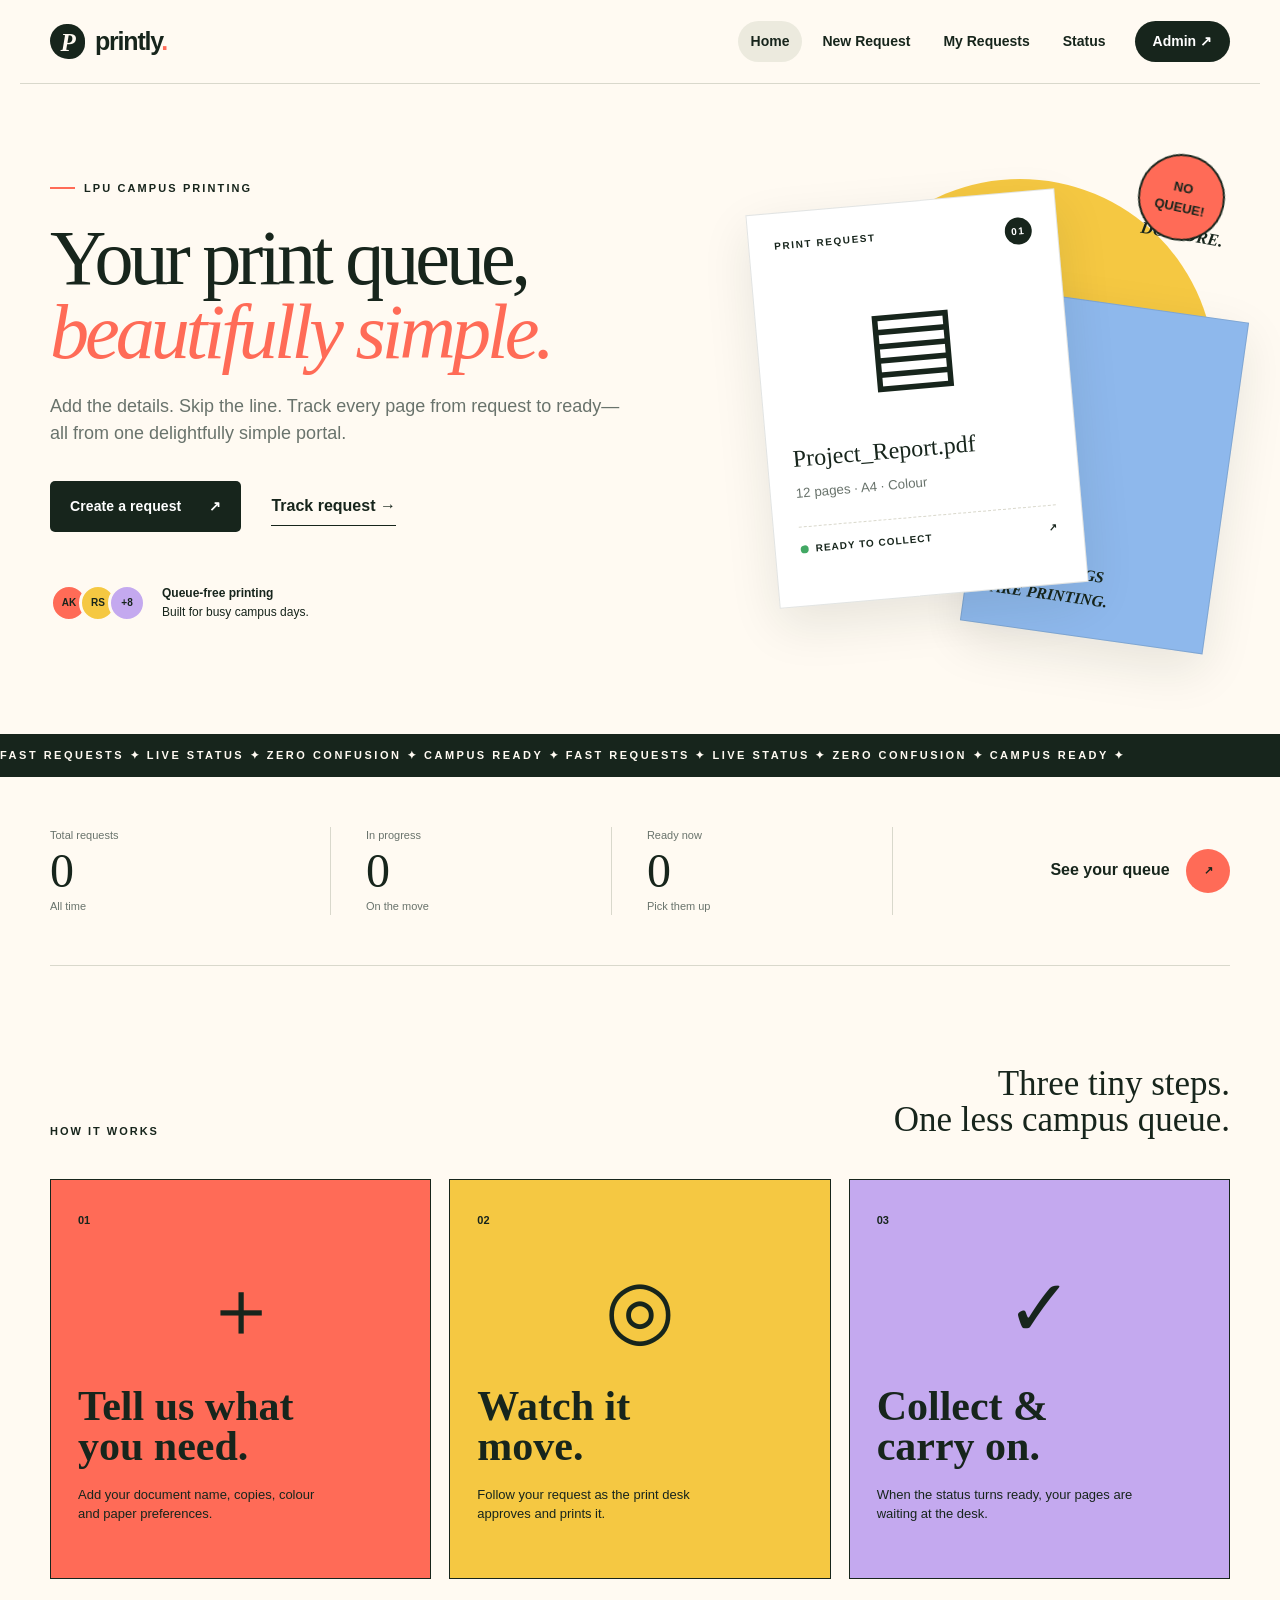
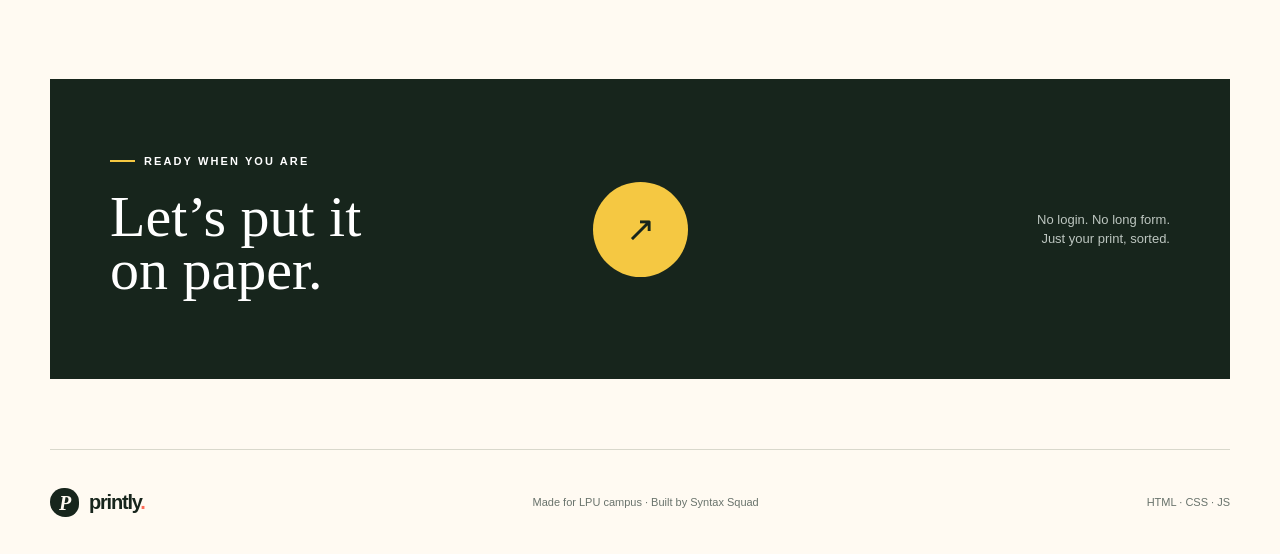
<file: index.html>
<!doctype html>
<html lang="en"><head><meta charset="utf-8"><meta name="viewport" content="width=device-width, initial-scale=1"><meta name="theme-color" content="#fffaf2"><meta name="description" content="Printly is LPU's fast, friendly campus printing request portal."><title>Printly — Campus Printing, Reimagined</title><link rel="stylesheet" href="style.css"><script src="app.js" defer></script></head>
<body data-page="home"><header class="site-header"><a class="brand" href="index.html" aria-label="Printly home"><span class="brand-mark">P</span><span>printly<span class="brand-dot">.</span></span></a><button class="menu-button" type="button" aria-label="Open menu" aria-expanded="false"><span></span><span></span></button><nav class="site-nav" aria-label="Main navigation"><a href="index.html">Home</a><a href="new-request.html">New Request</a><a href="requests.html">My Requests</a><a href="status.html">Status</a><a class="nav-admin" href="admin.html">Admin <span>↗</span></a></nav></header>
<main><section class="hero wrap"><div class="hero-copy reveal"><p class="eyebrow"><span></span> LPU CAMPUS PRINTING</p><h1>Your print queue,<br><em>beautifully simple.</em></h1><p class="hero-lede">Add the details. Skip the line. Track every page from request to ready—all from one delightfully simple portal.</p><div class="hero-actions"><a class="button button-dark" href="new-request.html">Create a request <span>↗</span></a><a class="text-link" href="status.html">Track request <span>→</span></a></div><div class="hero-proof"><span class="avatar-stack"><i>AK</i><i>RS</i><i>+8</i></span><p><b>Queue-free printing</b><br>Built for busy campus days.</p></div></div><div class="hero-art reveal" aria-label="Print request preview"><div class="sun-orb"></div><div class="scribble">PRINT<br>LESS.<br>DO MORE.</div><div class="ticket ticket-main"><div class="ticket-top"><span>PRINT REQUEST</span><b>01</b></div><div class="ticket-icon">▤</div><p>Project_Report.pdf</p><small>12 pages · A4 · Colour</small><div class="ticket-rule"></div><div class="ticket-status"><i></i> READY TO COLLECT <span>↗</span></div></div><div class="ticket ticket-back"><span>GOOD THINGS<br>ARE PRINTING.</span></div><span class="sticker">NO<br>QUEUE!</span></div></section>
<section class="marquee" aria-label="Portal highlights"><div>FAST REQUESTS ✦ LIVE STATUS ✦ ZERO CONFUSION ✦ CAMPUS READY ✦ FAST REQUESTS ✦ LIVE STATUS ✦ ZERO CONFUSION ✦ CAMPUS READY ✦</div></section>
<section class="stats-strip wrap"><article><small>Total requests</small><strong data-stat="total">0</strong><span>All time</span></article><article><small>In progress</small><strong data-stat="active">0</strong><span>On the move</span></article><article><small>Ready now</small><strong data-stat="ready">0</strong><span>Pick them up</span></article><a href="requests.html">See your queue <span>↗</span></a></section>
<section class="how-section wrap"><div class="section-kicker"><span>HOW IT WORKS</span><p>Three tiny steps.<br>One less campus queue.</p></div><div class="how-grid"><article class="feature-card card-coral"><b>01</b><div class="feature-icon">＋</div><h2>Tell us what<br>you need.</h2><p>Add your document name, copies, colour and paper preferences.</p></article><article class="feature-card card-yellow"><b>02</b><div class="feature-icon">◎</div><h2>Watch it<br>move.</h2><p>Follow your request as the print desk approves and prints it.</p></article><article class="feature-card card-lilac"><b>03</b><div class="feature-icon">✓</div><h2>Collect &<br>carry on.</h2><p>When the status turns ready, your pages are waiting at the desk.</p></article></div></section>
<section class="cta wrap reveal"><div><p class="eyebrow light"><span></span> READY WHEN YOU ARE</p><h2>Let’s put it<br>on paper.</h2></div><a class="round-link" href="new-request.html" aria-label="Create a new request">↗</a><p>No login. No long form.<br>Just your print, sorted.</p></section></main>
<footer class="site-footer wrap"><a class="brand" href="index.html"><span class="brand-mark">P</span><span>printly<span class="brand-dot">.</span></span></a><p>Made for LPU campus · Built by Syntax Squad</p><span>HTML · CSS · JS</span></footer><div class="toast" role="status" aria-live="polite"></div></body></html>
</file>
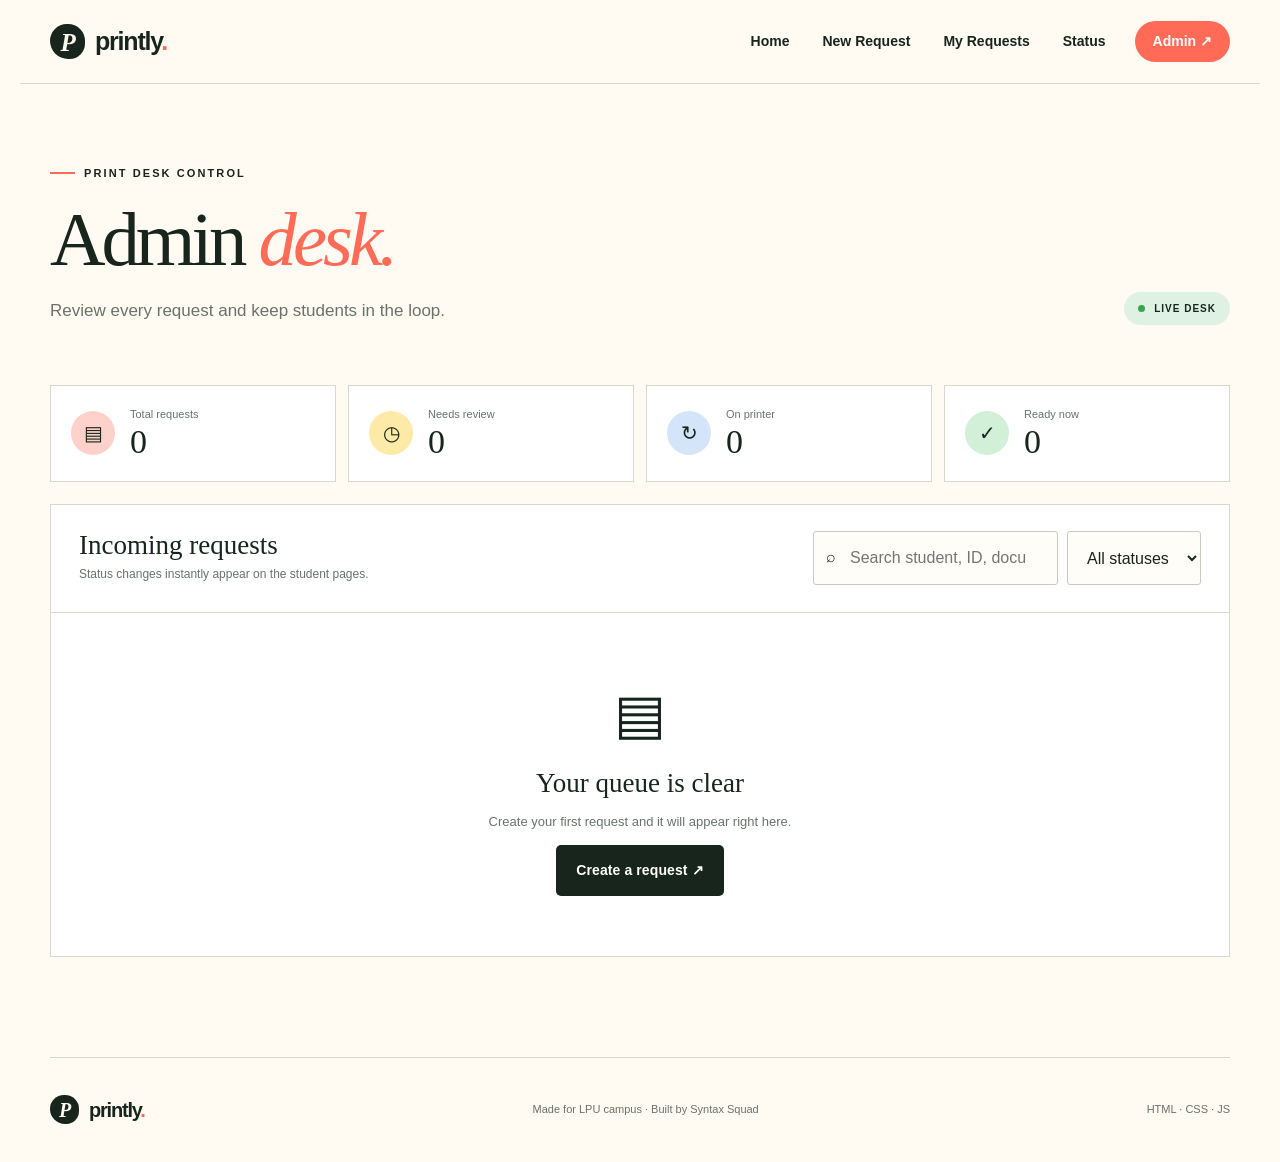
<file: admin.html>
<!doctype html><html lang="en"><head><meta charset="utf-8"><meta name="viewport" content="width=device-width, initial-scale=1"><meta name="theme-color" content="#fffaf2"><title>Admin Desk — Printly</title><link rel="stylesheet" href="style.css"><script src="app.js" defer></script></head><body data-page="admin"><header class="site-header"><a class="brand" href="index.html"><span class="brand-mark">P</span><span>printly<span class="brand-dot">.</span></span></a><button class="menu-button" type="button" aria-label="Open menu" aria-expanded="false"><span></span><span></span></button><nav class="site-nav"><a href="index.html">Home</a><a href="new-request.html">New Request</a><a href="requests.html">My Requests</a><a href="status.html">Status</a><a class="nav-admin" href="admin.html">Admin <span>↗</span></a></nav></header><main class="page-main wrap"><div class="page-top"><header class="page-heading"><p class="eyebrow"><span></span> PRINT DESK CONTROL</p><h1>Admin <em>desk.</em></h1><p>Review every request and keep students in the loop.</p></header><span class="live-pill"><i></i> LIVE DESK</span></div><section class="summary-grid"><article><span class="summary-icon coral">▤</span><div><small>Total requests</small><strong data-stat="total">0</strong></div></article><article><span class="summary-icon yellow">◷</span><div><small>Needs review</small><strong data-stat="pending">0</strong></div></article><article><span class="summary-icon blue">↻</span><div><small>On printer</small><strong data-stat="printing">0</strong></div></article><article><span class="summary-icon green">✓</span><div><small>Ready now</small><strong data-stat="ready">0</strong></div></article></section><section class="data-card"><div class="data-toolbar"><div><h2>Incoming requests</h2><p>Status changes instantly appear on the student pages.</p></div><div class="toolbar-controls"><label class="search-control"><span>⌕</span><input id="adminSearch" type="search" placeholder="Search student, ID, document"></label><select id="adminFilter" aria-label="Filter by status"><option value="All">All statuses</option><option>Pending</option><option>Approved</option><option>Printing</option><option>Ready</option><option>Collected</option></select></div></div><div id="adminList" class="admin-list"></div></section></main><footer class="site-footer wrap"><a class="brand" href="index.html"><span class="brand-mark">P</span><span>printly<span class="brand-dot">.</span></span></a><p>Made for LPU campus · Built by Syntax Squad</p><span>HTML · CSS · JS</span></footer><div class="toast" role="status" aria-live="polite"></div></body></html>
</file>
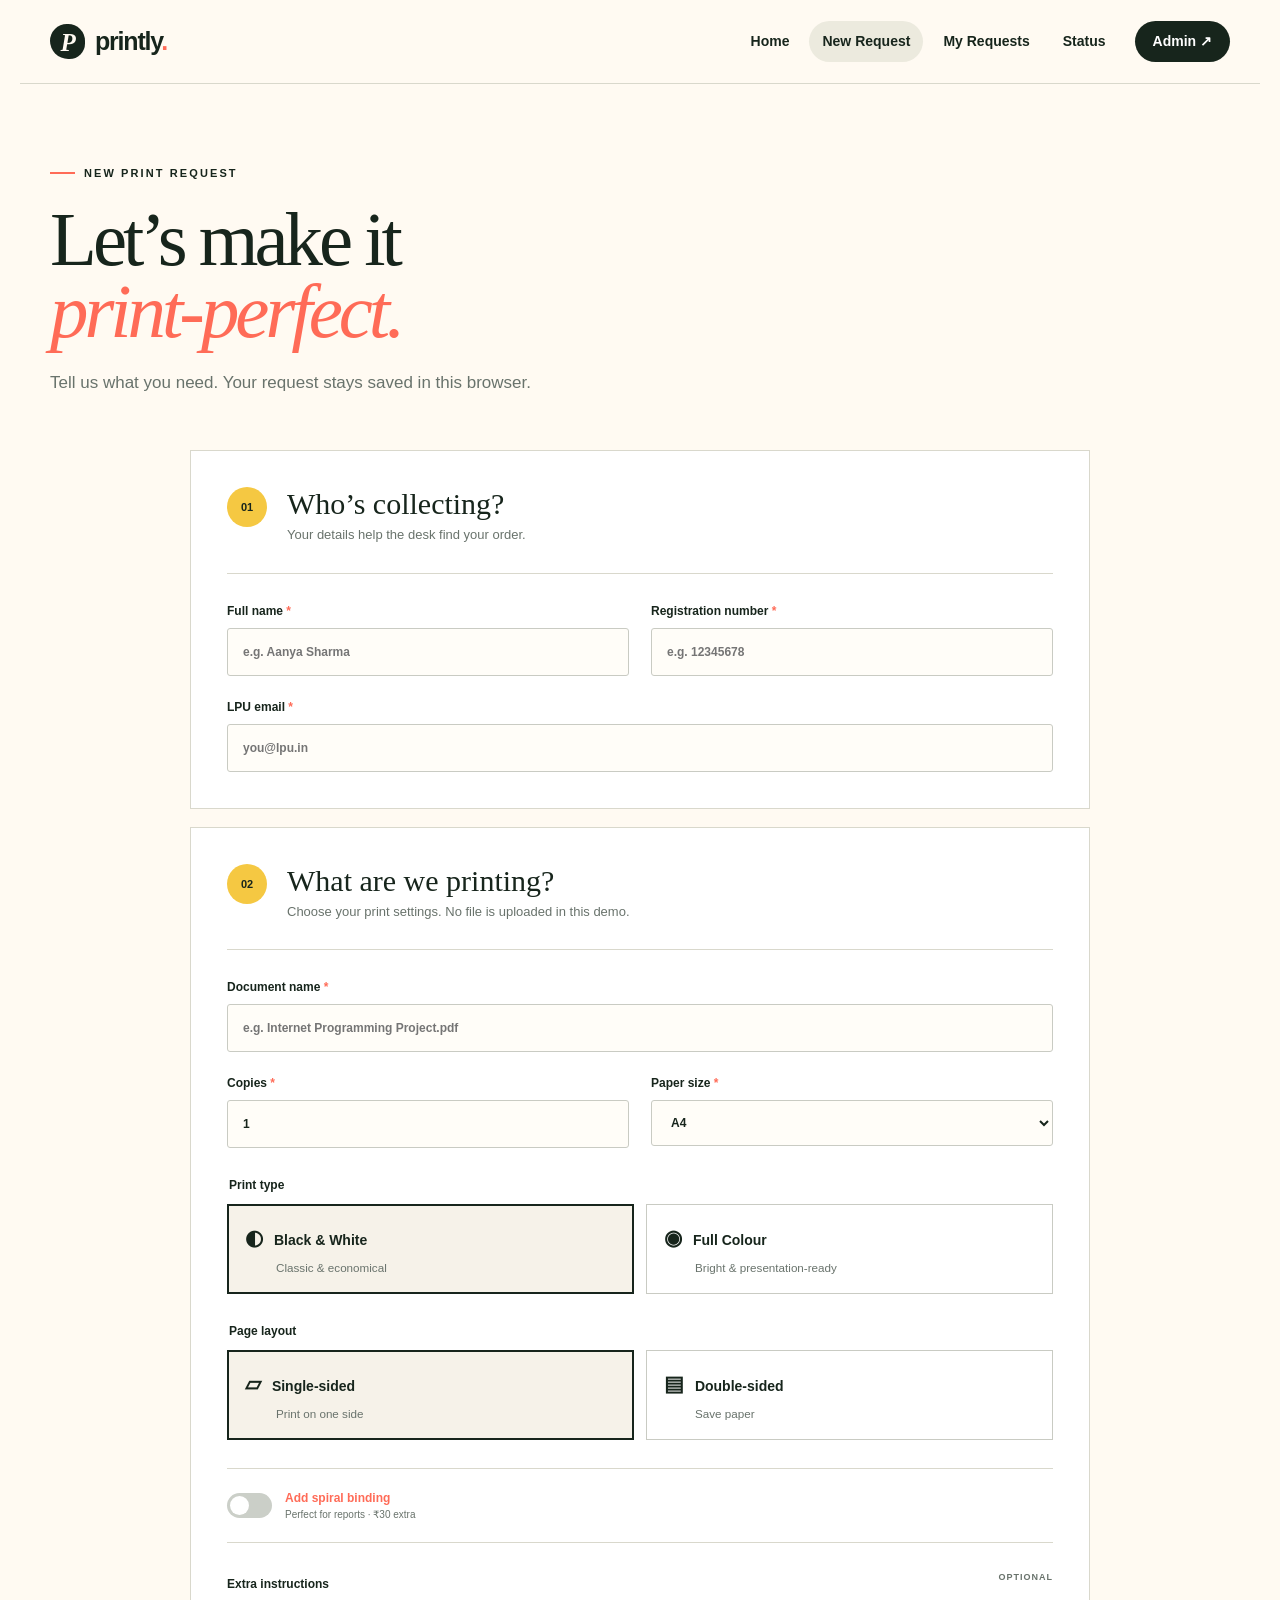
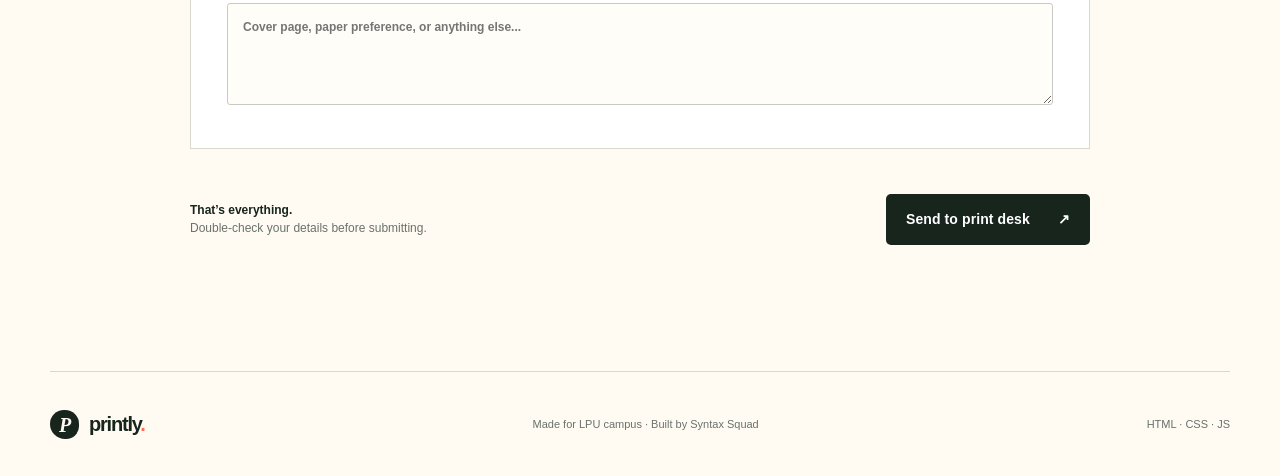
<file: new-request.html>
<!doctype html><html lang="en"><head><meta charset="utf-8"><meta name="viewport" content="width=device-width, initial-scale=1"><meta name="theme-color" content="#fffaf2"><title>New Request — Printly</title><link rel="stylesheet" href="style.css"><script src="app.js" defer></script></head>
<body data-page="request"><header class="site-header"><a class="brand" href="index.html"><span class="brand-mark">P</span><span>printly<span class="brand-dot">.</span></span></a><button class="menu-button" type="button" aria-label="Open menu" aria-expanded="false"><span></span><span></span></button><nav class="site-nav"><a href="index.html">Home</a><a href="new-request.html">New Request</a><a href="requests.html">My Requests</a><a href="status.html">Status</a><a class="nav-admin" href="admin.html">Admin <span>↗</span></a></nav></header>
<main class="page-main wrap"><header class="page-heading"><p class="eyebrow"><span></span> NEW PRINT REQUEST</p><h1>Let’s make it<br><em>print-perfect.</em></h1><p>Tell us what you need. Your request stays saved in this browser.</p></header><form id="requestForm" class="request-form" novalidate>
<section class="form-card"><div class="form-title"><b>01</b><div><h2>Who’s collecting?</h2><p>Your details help the desk find your order.</p></div></div><div class="form-grid"><label>Full name <span>*</span><input name="studentName" type="text" placeholder="e.g. Aanya Sharma" minlength="2" required></label><label>Registration number <span>*</span><input name="registrationNumber" type="text" placeholder="e.g. 12345678" pattern="[A-Za-z0-9-]{5,20}" required></label><label class="wide">LPU email <span>*</span><input name="email" type="email" placeholder="you@lpu.in" required></label></div></section>
<section class="form-card"><div class="form-title"><b>02</b><div><h2>What are we printing?</h2><p>Choose your print settings. No file is uploaded in this demo.</p></div></div><div class="form-grid"><label class="wide">Document name <span>*</span><input name="documentName" type="text" placeholder="e.g. Internet Programming Project.pdf" minlength="3" required></label><label>Copies <span>*</span><input name="copies" type="number" value="1" min="1" max="100" required></label><label>Paper size <span>*</span><select name="paperSize"><option>A4</option><option>A3</option><option>Letter</option></select></label></div><fieldset><legend>Print type</legend><div class="option-row"><label class="option"><input type="radio" name="printType" value="Black & White" checked><span><b>◐</b> Black & White<small>Classic & economical</small></span></label><label class="option"><input type="radio" name="printType" value="Colour"><span><b>◉</b> Full Colour<small>Bright & presentation-ready</small></span></label></div></fieldset><fieldset><legend>Page layout</legend><div class="option-row"><label class="option"><input type="radio" name="printingSide" value="Single-sided" checked><span><b>▱</b> Single-sided<small>Print on one side</small></span></label><label class="option"><input type="radio" name="printingSide" value="Double-sided"><span><b>▤</b> Double-sided<small>Save paper</small></span></label></div></fieldset><label class="toggle-row"><input name="binding" type="checkbox"><span class="fake-toggle"></span><span><b>Add spiral binding</b><small>Perfect for reports · ₹30 extra</small></span></label><label>Extra instructions <span class="optional">OPTIONAL</span><textarea name="instructions" rows="4" maxlength="250" placeholder="Cover page, paper preference, or anything else..."></textarea></label></section><div class="form-submit"><p><b>That’s everything.</b><br>Double-check your details before submitting.</p><button class="button button-dark" type="submit">Send to print desk <span>↗</span></button></div></form></main>
<footer class="site-footer wrap"><a class="brand" href="index.html"><span class="brand-mark">P</span><span>printly<span class="brand-dot">.</span></span></a><p>Made for LPU campus · Built by Syntax Squad</p><span>HTML · CSS · JS</span></footer><div class="toast" role="status" aria-live="polite"></div></body></html>
</file>
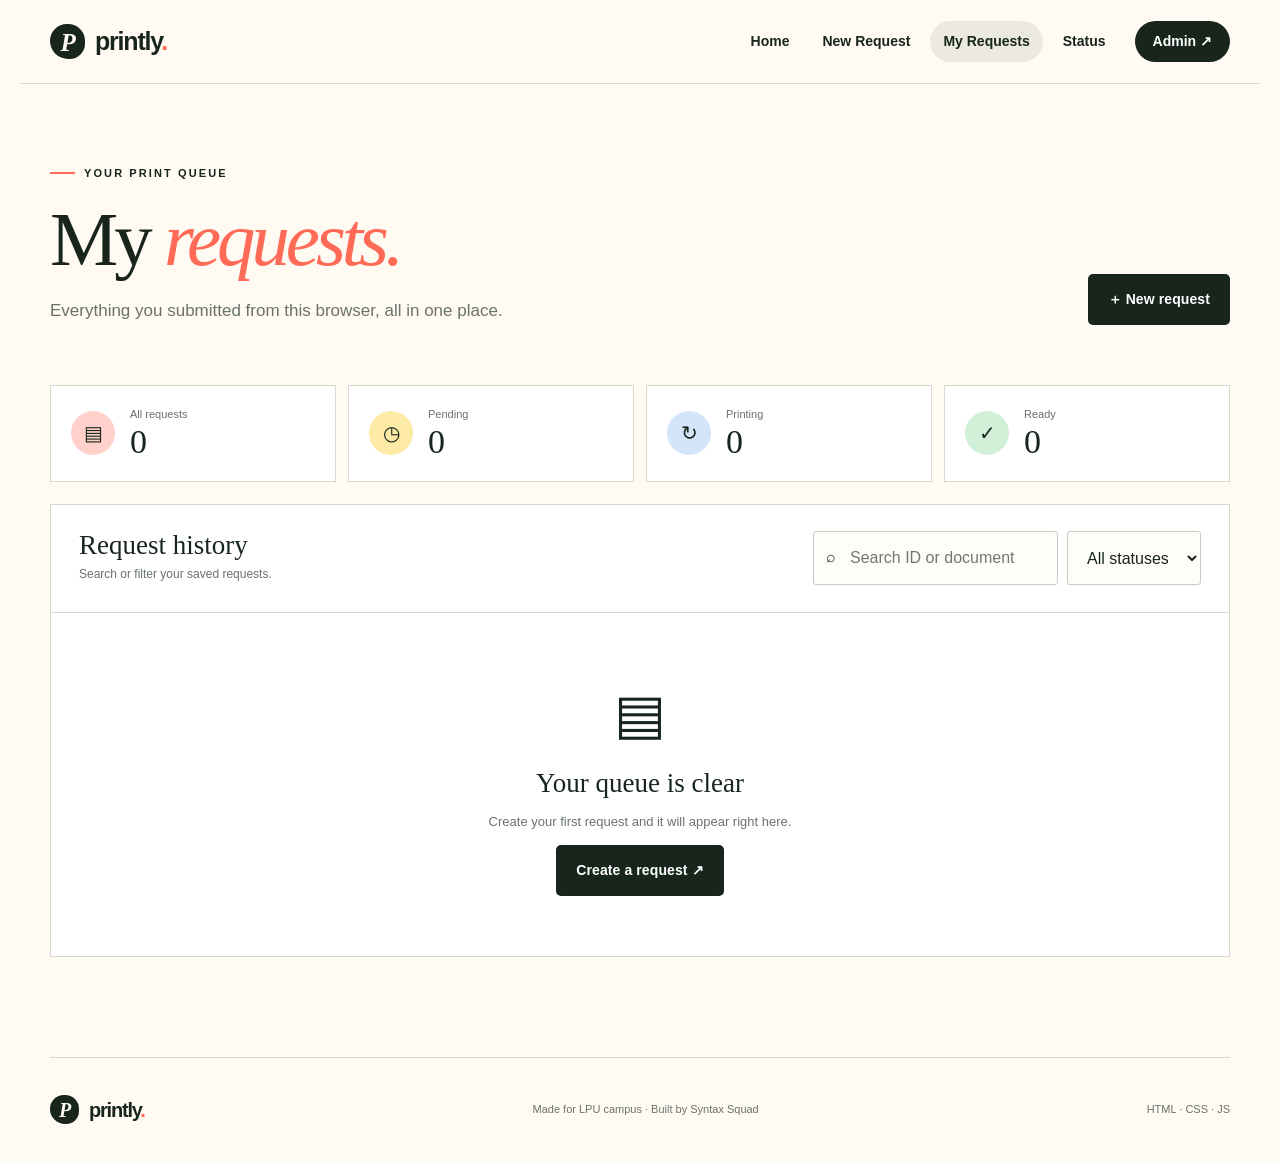
<file: requests.html>
<!doctype html><html lang="en"><head><meta charset="utf-8"><meta name="viewport" content="width=device-width, initial-scale=1"><meta name="theme-color" content="#fffaf2"><title>My Requests — Printly</title><link rel="stylesheet" href="style.css"><script src="app.js" defer></script></head><body data-page="requests"><header class="site-header"><a class="brand" href="index.html"><span class="brand-mark">P</span><span>printly<span class="brand-dot">.</span></span></a><button class="menu-button" type="button" aria-label="Open menu" aria-expanded="false"><span></span><span></span></button><nav class="site-nav"><a href="index.html">Home</a><a href="new-request.html">New Request</a><a href="requests.html">My Requests</a><a href="status.html">Status</a><a class="nav-admin" href="admin.html">Admin <span>↗</span></a></nav></header><main class="page-main wrap"><div class="page-top"><header class="page-heading"><p class="eyebrow"><span></span> YOUR PRINT QUEUE</p><h1>My <em>requests.</em></h1><p>Everything you submitted from this browser, all in one place.</p></header><a class="button button-dark" href="new-request.html">＋ New request</a></div><section class="summary-grid"><article><span class="summary-icon coral">▤</span><div><small>All requests</small><strong data-stat="total">0</strong></div></article><article><span class="summary-icon yellow">◷</span><div><small>Pending</small><strong data-stat="pending">0</strong></div></article><article><span class="summary-icon blue">↻</span><div><small>Printing</small><strong data-stat="printing">0</strong></div></article><article><span class="summary-icon green">✓</span><div><small>Ready</small><strong data-stat="ready">0</strong></div></article></section><section class="data-card"><div class="data-toolbar"><div><h2>Request history</h2><p>Search or filter your saved requests.</p></div><div class="toolbar-controls"><label class="search-control"><span>⌕</span><input id="requestSearch" type="search" placeholder="Search ID or document"></label><select id="requestFilter" aria-label="Filter by status"><option value="All">All statuses</option><option>Pending</option><option>Approved</option><option>Printing</option><option>Ready</option><option>Collected</option></select></div></div><div id="requestsList" class="request-list"></div></section></main><footer class="site-footer wrap"><a class="brand" href="index.html"><span class="brand-mark">P</span><span>printly<span class="brand-dot">.</span></span></a><p>Made for LPU campus · Built by Syntax Squad</p><span>HTML · CSS · JS</span></footer><div class="toast" role="status" aria-live="polite"></div></body></html>
</file>
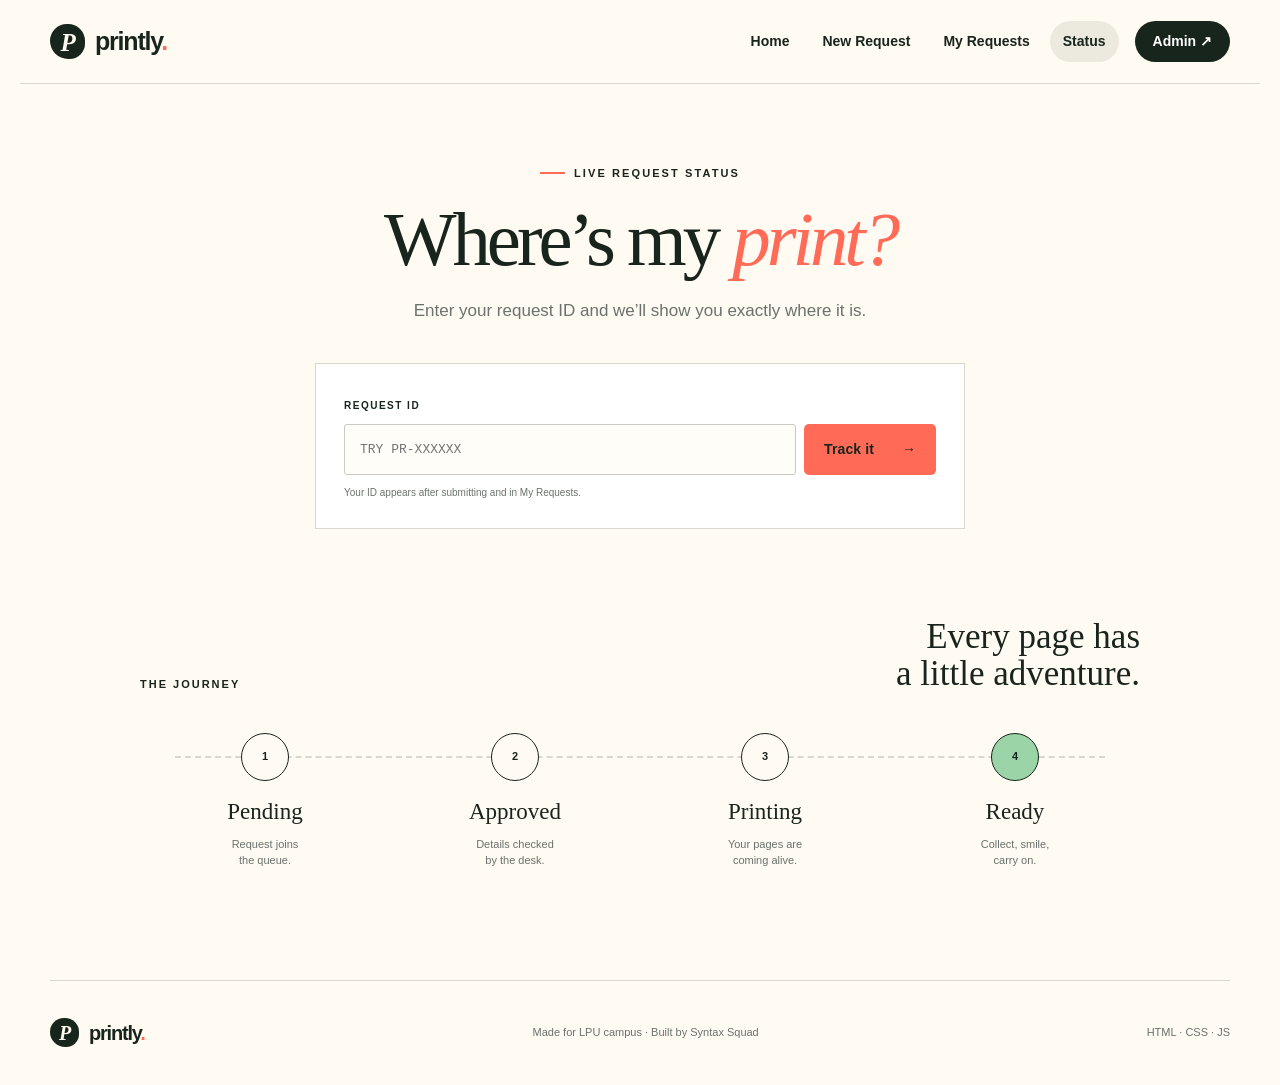
<file: status.html>
<!doctype html><html lang="en"><head><meta charset="utf-8"><meta name="viewport" content="width=device-width, initial-scale=1"><meta name="theme-color" content="#fffaf2"><title>Track Status — Printly</title><link rel="stylesheet" href="style.css"><script src="app.js" defer></script></head><body data-page="status"><header class="site-header"><a class="brand" href="index.html"><span class="brand-mark">P</span><span>printly<span class="brand-dot">.</span></span></a><button class="menu-button" type="button" aria-label="Open menu" aria-expanded="false"><span></span><span></span></button><nav class="site-nav"><a href="index.html">Home</a><a href="new-request.html">New Request</a><a href="requests.html">My Requests</a><a href="status.html">Status</a><a class="nav-admin" href="admin.html">Admin <span>↗</span></a></nav></header><main class="page-main wrap track-page"><header class="page-heading center"><p class="eyebrow"><span></span> LIVE REQUEST STATUS</p><h1>Where’s my <em>print?</em></h1><p>Enter your request ID and we’ll show you exactly where it is.</p></header><form id="statusForm" class="tracker" novalidate><label for="statusId">REQUEST ID</label><div><input id="statusId" type="text" placeholder="Try PR-XXXXXX" autocomplete="off" required><button class="button button-coral" type="submit">Track it <span>→</span></button></div><small>Your ID appears after submitting and in My Requests.</small></form><div id="statusResult" aria-live="polite"></div><section class="journey"><div class="section-kicker"><span>THE JOURNEY</span><p>Every page has<br>a little adventure.</p></div><div class="journey-line"><article><b>1</b><h2>Pending</h2><p>Request joins<br>the queue.</p></article><article><b>2</b><h2>Approved</h2><p>Details checked<br>by the desk.</p></article><article><b>3</b><h2>Printing</h2><p>Your pages are<br>coming alive.</p></article><article><b>4</b><h2>Ready</h2><p>Collect, smile,<br>carry on.</p></article></div></section></main><footer class="site-footer wrap"><a class="brand" href="index.html"><span class="brand-mark">P</span><span>printly<span class="brand-dot">.</span></span></a><p>Made for LPU campus · Built by Syntax Squad</p><span>HTML · CSS · JS</span></footer><div class="toast" role="status" aria-live="polite"></div></body></html>
</file>
<file: style.css>
:root{--paper:#fffaf2;--ink:#17251c;--muted:#69736c;--line:#d9d8cc;--coral:#ff6b57;--yellow:#f5c842;--blue:#8eb8ec;--green:#9bd5a7;--lilac:#c4a9ef;--white:#fff;--radius:22px;--shadow:0 18px 50px rgba(23,37,28,.10)}
*{box-sizing:border-box}html{scroll-behavior:smooth}body{margin:0;background:var(--paper);color:var(--ink);font-family:Inter,Avenir,"Segoe UI",Arial,sans-serif;line-height:1.5;-webkit-font-smoothing:antialiased}a{color:inherit;text-decoration:none}button,input,select,textarea{font:inherit;color:inherit}button{cursor:pointer}.wrap{width:min(1180px,calc(100% - 40px));margin-inline:auto}::selection{background:var(--yellow);color:var(--ink)}:focus-visible{outline:3px solid var(--blue);outline-offset:3px}
.site-header{height:84px;max-width:1240px;margin:auto;padding:0 30px;display:flex;align-items:center;justify-content:space-between;border-bottom:1px solid var(--line);position:relative;z-index:20}.brand{display:flex;align-items:center;gap:10px;font-size:25px;font-weight:850;letter-spacing:-1.2px}.brand-mark{display:grid;place-items:center;width:35px;height:35px;background:var(--ink);color:var(--paper);border-radius:50% 50% 46% 54%;font-family:Georgia,serif;font-style:italic;font-weight:700}.brand-dot{color:var(--coral)}.site-nav{display:flex;align-items:center;gap:7px}.site-nav a{padding:10px 13px;border-radius:100px;font-size:14px;font-weight:700}.site-nav a:hover,.site-nav a.active{background:#eceade}.site-nav .nav-admin{background:var(--ink);color:#fff;margin-left:9px;padding-inline:18px}.site-nav .nav-admin:hover,.site-nav .nav-admin.active{background:var(--coral)}.menu-button{display:none;border:0;background:none;width:42px;height:42px;padding:9px}.menu-button span{display:block;height:2px;background:var(--ink);margin:7px 0}
.eyebrow{font-size:11px;letter-spacing:2.1px;font-weight:850;display:flex;align-items:center;gap:9px}.eyebrow>span{width:25px;height:2px;background:var(--coral)}.eyebrow.light>span{background:var(--yellow)}.hero{min-height:650px;display:grid;grid-template-columns:1.06fr .94fr;align-items:center;gap:45px;padding-top:44px;padding-bottom:60px}.hero h1,.page-heading h1{font-family:Georgia,"Times New Roman",serif;font-size:clamp(54px,6.1vw,88px);font-weight:400;line-height:.94;letter-spacing:-4px;margin:25px 0}.hero h1 em,.page-heading h1 em{color:var(--coral);font-weight:400}.hero-lede{color:var(--muted);font-size:18px;max-width:570px}.hero-actions{display:flex;align-items:center;gap:30px;margin:34px 0}.button{display:inline-flex;justify-content:center;align-items:center;gap:28px;border:0;border-radius:5px;padding:15px 20px;font-size:14px;font-weight:800;letter-spacing:.1px;transition:transform .2s,box-shadow .2s}.button:hover{transform:translateY(-2px);box-shadow:0 9px 20px rgba(23,37,28,.16)}.button-dark{background:var(--ink);color:white}.button-coral{background:var(--coral);color:var(--ink)}.text-link{font-weight:800;border-bottom:1px solid;padding:7px 0}.hero-proof{display:flex;align-items:center;gap:16px;margin-top:40px}.hero-proof p{font-size:12px;line-height:1.55}.avatar-stack{display:flex}.avatar-stack i{width:38px;height:38px;display:grid;place-items:center;border-radius:50%;background:var(--yellow);border:3px solid var(--paper);font-style:normal;font-size:10px;font-weight:900;margin-left:-9px}.avatar-stack i:first-child{margin:0;background:var(--coral)}.avatar-stack i:last-child{background:var(--lilac)}
.hero-art{height:510px;position:relative}.sun-orb{position:absolute;width:390px;height:390px;border-radius:50%;background:var(--yellow);top:33px;right:15px}.scribble{position:absolute;z-index:2;top:50px;right:4px;font-family:Georgia,serif;font-weight:bold;font-style:italic;line-height:.92;transform:rotate(10deg);font-size:17px}.ticket{position:absolute;box-shadow:var(--shadow);border:1px solid rgba(23,37,28,.12)}.ticket-main{z-index:4;width:310px;height:395px;background:#fff;left:65px;top:55px;padding:25px;transform:rotate(-5deg)}.ticket-back{z-index:3;width:245px;height:335px;background:var(--blue);right:3px;bottom:17px;transform:rotate(8deg);display:flex;align-items:flex-end;padding:25px;font-family:Georgia,serif;font-weight:bold;font-style:italic}.ticket-top{display:flex;justify-content:space-between;font-size:10px;letter-spacing:1.6px;font-weight:900}.ticket-top b{background:var(--ink);color:#fff;border-radius:50%;width:27px;height:27px;display:grid;place-items:center}.ticket-icon{height:176px;display:grid;place-items:center;font-size:100px;line-height:1}.ticket-main p{font-family:Georgia,serif;font-size:24px;margin:0 0 4px;overflow:hidden;text-overflow:ellipsis}.ticket-main small{color:var(--muted)}.ticket-rule{border-top:1px dashed var(--line);margin:22px 0 14px}.ticket-status{font-size:10px;font-weight:900;letter-spacing:1px;display:flex;align-items:center;gap:7px}.ticket-status i{width:8px;height:8px;border-radius:50%;background:#42a864}.ticket-status span{margin-left:auto}.sticker{position:absolute;z-index:7;right:5px;top:8px;width:87px;height:87px;display:grid;place-items:center;text-align:center;border-radius:50%;background:var(--coral);border:2px solid var(--ink);font-size:13px;font-weight:900;transform:rotate(12deg)}
.marquee{overflow:hidden;background:var(--ink);color:var(--paper);padding:13px 0;font-size:11px;font-weight:800;letter-spacing:2.5px;white-space:nowrap}.marquee div{width:max-content;animation:marquee 20s linear infinite}.stats-strip{display:grid;grid-template-columns:repeat(3,1fr) 1.2fr;border-bottom:1px solid var(--line);padding:50px 0}.stats-strip article{border-right:1px solid var(--line);padding:0 35px}.stats-strip article:first-child{padding-left:0}.stats-strip small,.stats-strip span{display:block;color:var(--muted);font-size:11px}.stats-strip strong{display:block;font-family:Georgia,serif;font-size:48px;font-weight:400;line-height:1.15}.stats-strip>a{align-self:center;justify-self:end;font-weight:800}.stats-strip>a span{display:inline-grid;place-items:center;width:44px;height:44px;background:var(--coral);border-radius:50%;color:var(--ink);margin-left:12px}
.how-section{padding:100px 0}.section-kicker{display:flex;justify-content:space-between;align-items:flex-end;margin-bottom:40px}.section-kicker>span{font-size:11px;letter-spacing:2px;font-weight:900}.section-kicker>p{font-family:Georgia,serif;font-size:35px;line-height:1.05;margin:0;text-align:right}.how-grid{display:grid;grid-template-columns:repeat(3,1fr);gap:18px}.feature-card{min-height:400px;padding:27px;border:1px solid var(--ink);position:relative;transition:transform .25s}.feature-card:hover{transform:translateY(-7px) rotate(-.5deg)}.card-coral{background:var(--coral)}.card-yellow{background:var(--yellow)}.card-lilac{background:var(--lilac)}.feature-card>b{font-size:11px}.feature-icon{font-size:80px;line-height:1.4;text-align:center;margin:22px}.feature-card h2{font-family:Georgia,serif;font-size:42px;line-height:.95;margin:18px 0}.feature-card p{font-size:13px;max-width:260px}.cta{min-height:300px;background:var(--ink);color:white;margin-bottom:70px;padding:50px 60px;display:grid;grid-template-columns:1fr auto 1fr;align-items:center}.cta h2{font:400 58px/.92 Georgia,serif;margin:20px 0}.cta>p{text-align:right;color:#bdc6c0;font-size:13px}.round-link{display:grid;place-items:center;width:95px;height:95px;border-radius:50%;background:var(--yellow);color:var(--ink);font-size:35px;transition:transform .3s}.round-link:hover{transform:rotate(45deg) scale(1.05)}
.site-footer{min-height:105px;display:flex;align-items:center;justify-content:space-between;border-top:1px solid var(--line);font-size:11px;color:var(--muted)}.site-footer .brand{color:var(--ink);font-size:20px}.site-footer .brand-mark{width:29px;height:29px}
.page-main{padding:70px 0 100px;min-height:calc(100vh - 190px)}.page-heading{max-width:750px}.page-heading h1{font-size:clamp(54px,6vw,78px);margin:22px 0}.page-heading>p:last-child{color:var(--muted);font-size:17px}.page-heading.center{text-align:center;margin:0 auto}.page-heading.center .eyebrow{justify-content:center}.page-top{display:flex;align-items:end;justify-content:space-between;gap:30px}.page-top>.button,.live-pill{margin-bottom:15px;white-space:nowrap}
.request-form{max-width:900px;margin:55px auto 0}.form-card{background:white;border:1px solid var(--line);padding:36px;margin-bottom:18px}.form-title{display:flex;gap:20px;padding-bottom:28px;margin-bottom:28px;border-bottom:1px solid var(--line)}.form-title>b{width:40px;height:40px;display:grid;place-items:center;border-radius:50%;background:var(--yellow);font-size:11px}.form-title h2{font:400 30px Georgia,serif;margin:0}.form-title p{margin:4px 0 0;color:var(--muted);font-size:13px}.form-grid{display:grid;grid-template-columns:1fr 1fr;gap:22px}.wide{grid-column:1/-1}.form-card label,.form-card legend{font-size:12px;font-weight:800}.form-card label>span:not(.optional){color:var(--coral)}input,select,textarea{width:100%;margin-top:8px;padding:14px 15px;border:1px solid #c9cbc3;border-radius:3px;background:#fffdf8;outline:none;transition:border .2s,box-shadow .2s}input:focus,select:focus,textarea:focus{border-color:var(--ink);box-shadow:0 0 0 3px rgba(142,184,236,.28)}textarea{resize:vertical}fieldset{border:0;padding:0;margin:28px 0}.option-row{display:grid;grid-template-columns:1fr 1fr;gap:12px;margin-top:10px}.option{position:relative}.option input{position:absolute;opacity:0;pointer-events:none}.option>span{display:block!important;color:var(--ink)!important;border:1px solid #c9cbc3;padding:17px;cursor:pointer;font-size:14px}.option>span b{font-size:21px;margin-right:7px}.option>span small{display:block;color:var(--muted);margin:5px 0 0 31px;font-weight:400}.option input:checked+span{border:2px solid var(--ink);background:#f6f2e9;padding:16px}.toggle-row{display:flex;align-items:center;gap:13px;border-top:1px solid var(--line);border-bottom:1px solid var(--line);padding:20px 0;margin:28px 0}.toggle-row input{position:absolute;opacity:0}.fake-toggle{width:45px;height:25px;border-radius:30px;background:#cbcfc8;position:relative;flex:none}.fake-toggle:after{content:"";position:absolute;width:19px;height:19px;left:3px;top:3px;background:white;border-radius:50%;transition:.2s}.toggle-row input:checked+.fake-toggle{background:var(--ink)}.toggle-row input:checked+.fake-toggle:after{transform:translateX(20px)}.toggle-row small{display:block;color:var(--muted);font-weight:400}.optional{float:right;font-size:9px;letter-spacing:1px;color:var(--muted)}.form-submit{display:flex;align-items:center;justify-content:space-between;padding:22px 0}.form-submit p{font-size:12px;color:var(--muted)}.form-submit p b{color:var(--ink)}
.summary-grid{display:grid;grid-template-columns:repeat(4,1fr);gap:12px;margin:45px 0 22px}.summary-grid article{background:white;border:1px solid var(--line);padding:20px;display:flex;align-items:center;gap:15px}.summary-icon{width:44px;height:44px;display:grid;place-items:center;border-radius:50%;font-size:20px}.summary-icon.coral{background:#ffd1ca}.summary-icon.yellow{background:#fdeaa6}.summary-icon.blue{background:#d4e5f9}.summary-icon.green{background:#d2efd8}.summary-grid small{color:var(--muted);font-size:11px;display:block}.summary-grid strong{font:400 34px Georgia,serif}.data-card{background:white;border:1px solid var(--line)}.data-toolbar{padding:25px 28px;border-bottom:1px solid var(--line);display:flex;justify-content:space-between;gap:20px;align-items:center}.data-toolbar h2{font:400 27px Georgia,serif;margin:0}.data-toolbar p{font-size:12px;color:var(--muted);margin:4px 0}.toolbar-controls{display:flex;gap:9px}.search-control{position:relative}.search-control span{position:absolute;left:13px;top:14px}.search-control input{margin:0;padding-left:36px;width:245px}.toolbar-controls select{margin:0;width:auto}.request-list,.admin-list{min-height:220px}.request-row{display:grid;grid-template-columns:1.4fr 1fr .8fr .7fr auto;gap:20px;align-items:center;padding:22px 28px;border-bottom:1px solid var(--line)}.request-row:last-child{border-bottom:0}.request-row:hover{background:#fffcf7}.request-primary strong{display:block;font-size:14px}.request-primary small,.request-cell small{color:var(--muted);font-size:10px;display:block;margin-top:3px}.request-cell b{font-size:12px}.request-id{font:700 12px monospace;background:#f0eee7;padding:6px 8px;display:inline-block}.status-badge{display:inline-flex;align-items:center;gap:6px;border-radius:30px;padding:7px 10px;font-size:10px;font-weight:900;white-space:nowrap}.status-badge:before{content:"";width:7px;height:7px;border-radius:50%;background:currentColor}.status-pending{background:#fff0b9;color:#896700}.status-approved{background:#dceaf9;color:#35618b}.status-printing{background:#e4ddf8;color:#634ca1}.status-ready{background:#d6f0dc;color:#28733b}.status-collected{background:#e7e8e4;color:#59615b}.view-link{font-size:11px;font-weight:900;border-bottom:1px solid}.status-select{margin:0;padding:10px;min-width:125px;font-size:12px}.empty-state{text-align:center;padding:60px 20px}.empty-icon{font-size:55px}.empty-state h3{font:400 27px Georgia,serif;margin:13px 0 5px}.empty-state p{color:var(--muted);font-size:13px}.live-pill{padding:9px 14px;border-radius:30px;background:#dff1e2;font-size:10px;font-weight:900;letter-spacing:1px}.live-pill i{display:inline-block;width:7px;height:7px;background:#35a552;border-radius:50%;margin-right:5px;animation:pulse 1.4s infinite}
.track-page{max-width:1000px}.tracker{max-width:650px;margin:40px auto 28px;background:white;border:1px solid var(--line);padding:28px}.tracker>label{font-size:10px;font-weight:900;letter-spacing:1.5px}.tracker>div{display:flex;gap:8px}.tracker input{margin-top:8px;font-family:monospace;text-transform:uppercase}.tracker button{margin-top:8px;white-space:nowrap}.tracker small{display:block;color:var(--muted);font-size:10px;margin-top:10px}.status-result{max-width:650px;margin:0 auto 55px;background:var(--ink);color:white;padding:28px}.status-result-top{display:flex;justify-content:space-between;gap:15px;align-items:start}.status-result h2{font:400 29px Georgia,serif;margin:8px 0}.status-result p{color:#c6cec9;font-size:12px}.status-details{display:grid;grid-template-columns:repeat(3,1fr);gap:10px;margin:25px 0}.status-details div{border:1px solid #425047;padding:12px}.status-details small{color:#98a39c;display:block;font-size:9px}.status-details b{font-size:12px}.progress-track{display:grid;grid-template-columns:repeat(4,1fr);position:relative;margin-top:25px}.progress-track:before{content:"";height:2px;background:#4f5d54;position:absolute;left:12px;right:12px;top:9px}.progress-step{position:relative;font-size:9px;color:#89968e;padding-top:25px}.progress-step:before{content:"";position:absolute;top:4px;left:4px;width:12px;height:12px;background:#4f5d54;border:3px solid var(--ink);border-radius:50%;z-index:1}.progress-step.done{color:white}.progress-step.done:before{background:var(--yellow)}.not-found{max-width:650px;margin:0 auto 55px;padding:24px;text-align:center;background:#ffe1db;border:1px solid var(--coral)}.journey{margin-top:90px}.journey-line{display:grid;grid-template-columns:repeat(4,1fr);position:relative}.journey-line:before{content:"";position:absolute;top:23px;left:35px;right:35px;border-top:2px dashed var(--line)}.journey-line article{position:relative;text-align:center}.journey-line b{position:relative;z-index:1;width:48px;height:48px;display:grid;place-items:center;border-radius:50%;border:1px solid var(--ink);background:var(--paper);margin:auto;font-size:11px}.journey-line article:nth-child(4) b{background:var(--green)}.journey-line h2{font:400 23px Georgia,serif;margin:18px 0 6px}.journey-line p{font-size:11px;color:var(--muted)}
.toast{position:fixed;left:50%;bottom:24px;z-index:99;transform:translate(-50%,120px);opacity:0;background:var(--ink);color:#fff;padding:13px 18px;border-radius:6px;box-shadow:var(--shadow);font-size:13px;transition:.3s}.toast.show{transform:translate(-50%,0);opacity:1}.toast.error{background:#a93e32}.reveal{animation:rise .7s both}@keyframes rise{from{opacity:0;transform:translateY(18px)}to{opacity:1;transform:none}}@keyframes marquee{to{transform:translateX(-50%)}}@keyframes pulse{50%{box-shadow:0 0 0 6px rgba(53,165,82,.15)}}
@media(max-width:900px){.hero{grid-template-columns:1fr;padding-top:70px}.hero-art{max-width:600px;width:100%;margin:auto}.how-grid{grid-template-columns:1fr}.feature-card{min-height:330px}.stats-strip{grid-template-columns:repeat(3,1fr)}.stats-strip>a{grid-column:1/-1;justify-self:start;margin-top:30px}.summary-grid{grid-template-columns:1fr 1fr}.request-row{grid-template-columns:1.4fr 1fr 1fr}.request-row .request-cell:nth-child(3){display:none}.data-toolbar{align-items:stretch;flex-direction:column}.toolbar-controls{flex-wrap:wrap}.search-control{flex:1}.search-control input{width:100%}.cta{grid-template-columns:1fr auto}.cta>p{grid-column:1/-1;text-align:left}.site-nav{position:absolute;display:none;top:83px;left:20px;right:20px;background:var(--paper);border:1px solid var(--ink);padding:12px;flex-direction:column;align-items:stretch;box-shadow:var(--shadow)}.site-nav.open{display:flex}.site-nav .nav-admin{margin:5px 0 0}.menu-button{display:block}}
@media(max-width:620px){.wrap{width:min(100% - 28px,1180px)}.site-header{height:72px;padding:0 16px}.site-nav{top:71px}.hero{min-height:auto;padding-top:50px}.hero h1,.page-heading h1{font-size:50px;letter-spacing:-2.5px}.hero-art{height:420px;transform:scale(.88);transform-origin:center}.sun-orb{width:320px;height:320px}.ticket-main{left:0}.ticket-back{right:-35px}.stats-strip{grid-template-columns:1fr 1fr}.stats-strip article{padding:10px;border:0}.stats-strip article:first-child{padding-left:10px}.stats-strip article:nth-child(3){grid-column:1/-1}.section-kicker{align-items:start}.section-kicker>p{font-size:25px}.how-section{padding:65px 0}.cta{padding:35px 28px}.cta h2{font-size:45px}.round-link{width:65px;height:65px}.site-footer{padding:25px 0;flex-wrap:wrap;gap:18px}.site-footer p{order:3;width:100%}.page-main{padding-top:50px}.page-top{align-items:start;flex-direction:column}.form-card{padding:24px 18px}.form-grid,.option-row{grid-template-columns:1fr}.wide{grid-column:auto}.form-submit{align-items:stretch;flex-direction:column}.summary-grid{grid-template-columns:1fr 1fr}.summary-grid article{padding:13px;gap:9px}.summary-icon{width:36px;height:36px}.data-toolbar{padding:20px}.toolbar-controls{flex-direction:column}.request-row{grid-template-columns:1fr auto;padding:18px}.request-row .request-cell{display:none}.request-row .status-select{grid-column:1/-1;width:100%}.tracker{padding:20px}.tracker>div{flex-direction:column}.status-result-top{flex-direction:column}.status-details{grid-template-columns:1fr}.journey-line{grid-template-columns:1fr 1fr;gap:35px}.journey-line:before{display:none}}
@media(prefers-reduced-motion:reduce){*{scroll-behavior:auto!important;animation:none!important;transition:none!important}}
</file>
